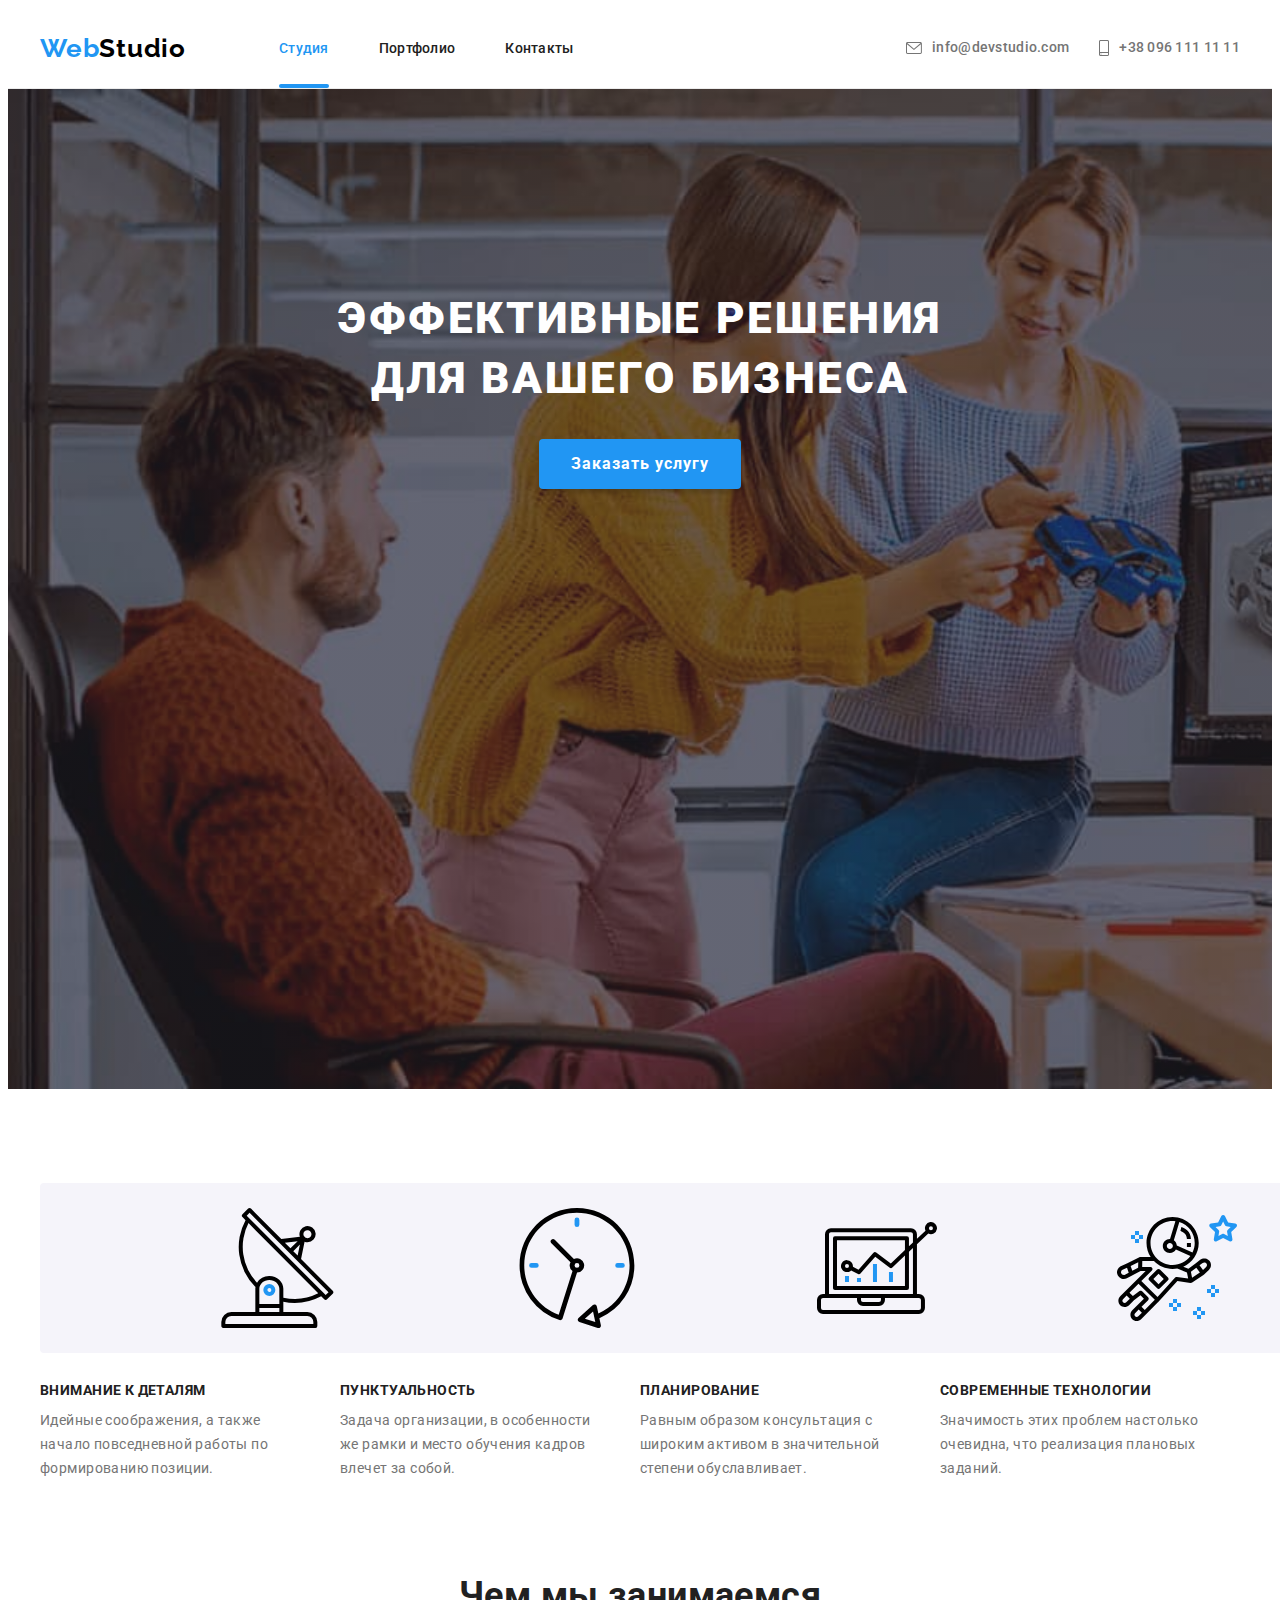
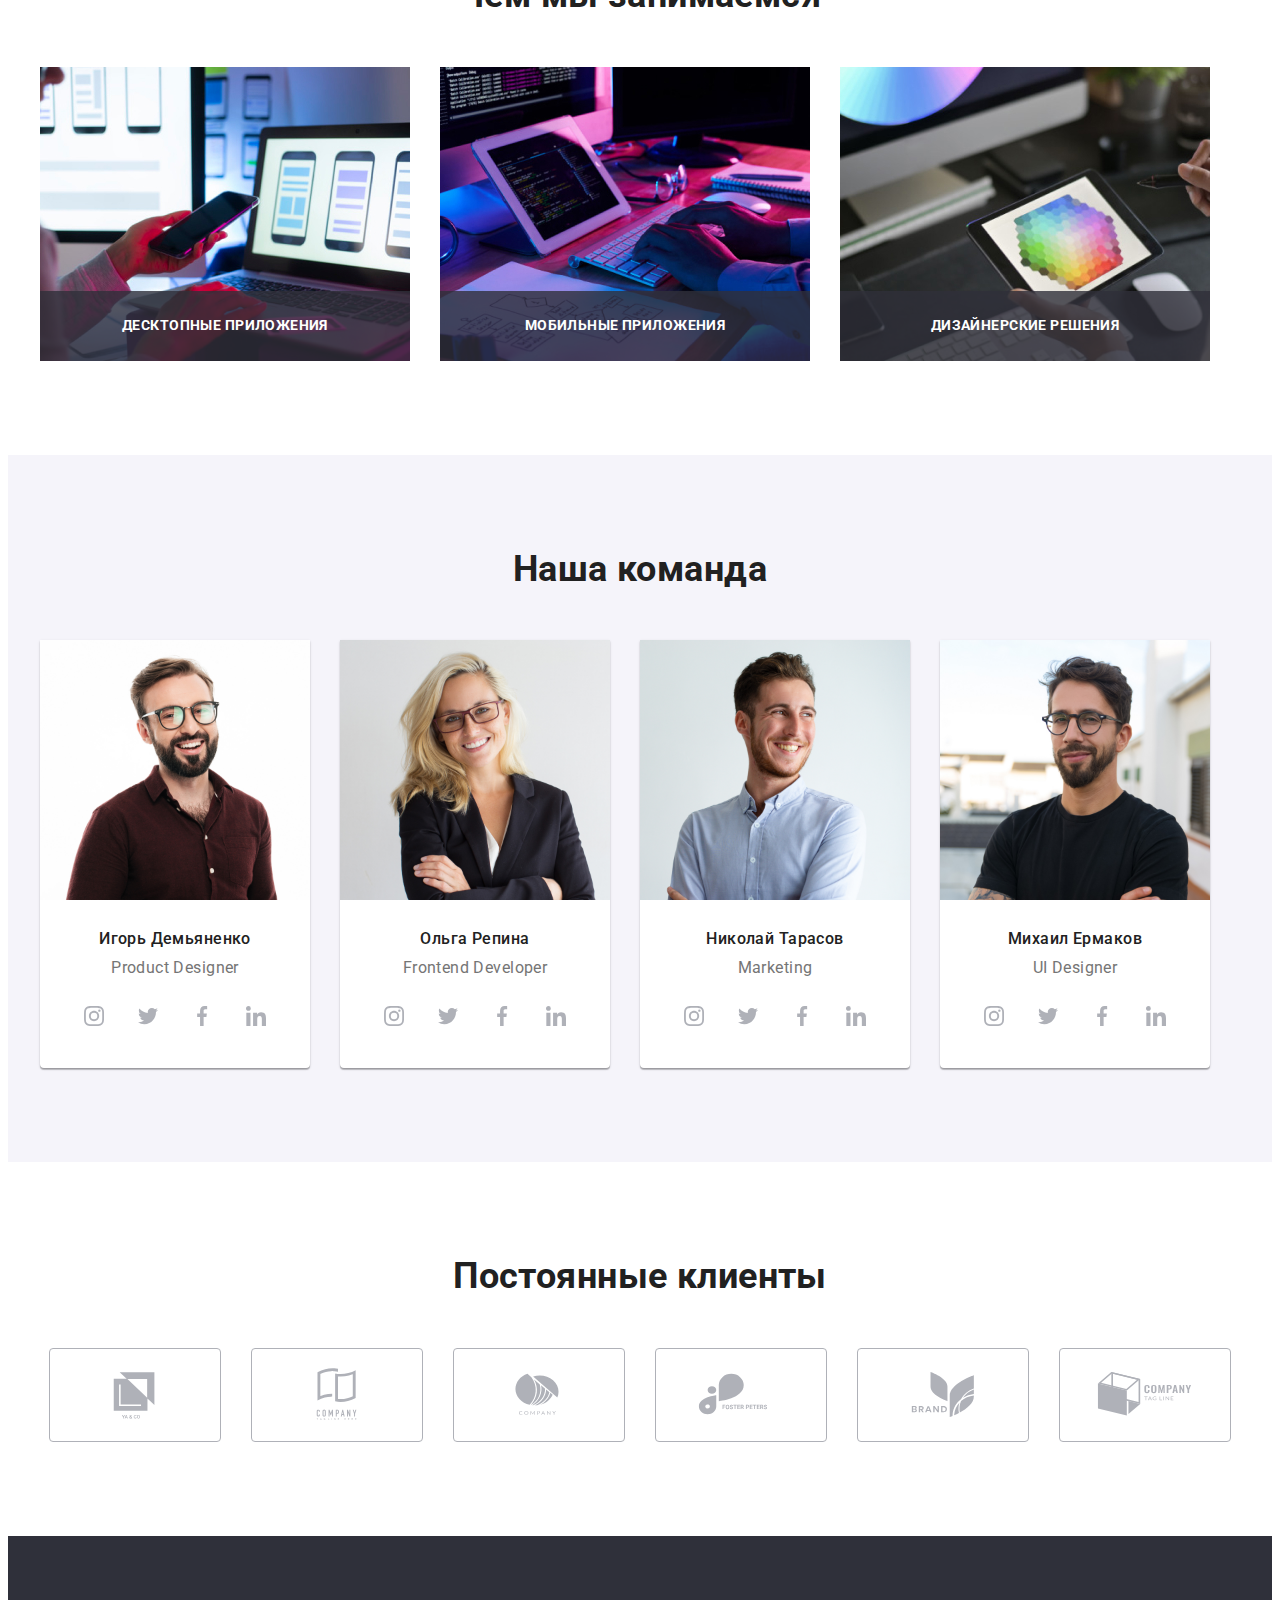
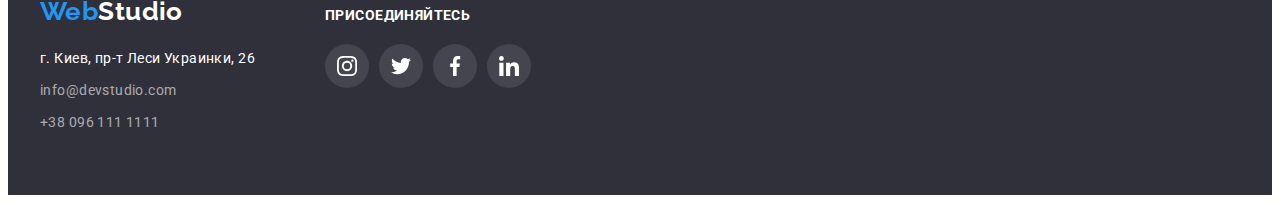
<file: index.html>
<!DOCTYPE html>
<html lang="ru">

<head>
    <meta charset="UTF-8">
    <meta http-equiv="X-UA-Compatible" content="IE=edge">
    <meta name="viewport" content="width=device-width, initial-scale=1.0">
    <title>Document</title>
    <link rel="preconnect" href="https://fonts.googleapis.com">
    <link rel="preconnect" href="https://fonts.gstatic.com" crossorigin>
    <link
        href="https://fonts.googleapis.com/css2?family=Raleway:wght@700&family=Roboto:wght@400;500;700;900&display=swap"
        rel="stylesheet">

    <link rel="stylesheet" href="https://cdnjs.cloudflare.com/ajax/libs/modern-normalize/1.1.0/modern-normalize.min.css"
        integrity="sha512-wpPYUAdjBVSE4KJnH1VR1HeZfpl1ub8YT/NKx4PuQ5NmX2tKuGu6U/JRp5y+Y8XG2tV+wKQpNHVUX03MfMFn9Q=="
        crossorigin="anonymous" referrerpolicy="no-referrer" />
    <link rel="stylesheet" href="./css/styles.css">
</head>

<body>
    <header class="header">
        <div class="conteiner">
            <nav class="header-nav">
                <a class="header-logo link" href="./index.html"><span class="logo-cl">Web</span>Studio</a>
                <ul class="header-list list">
                    <li class="header-item"><a class="header-link link accent" href="./index.html">Студия</a></li>
                    <li class="header-item"><a class="header-link link" href="./portfolio.html">Портфолио</a></li>
                    <li class="header-item"><a class="header-link link" href="#">Контакты</a></li>
                </ul>


                <ul class="header-list-contact list">
                    <li class="header-item-contact"><a class="header-link-contact link"
                            href="mailto:info@devstudio.com">
                            <svg class="header-icons" width="16" height="12">
                                <use href="./images/icons/sprite.svg#icon-mail"></use>
                            </svg>info@devstudio.com</a></li>
                    <li class="header-item-contact"><a class="header-link-contact link" href="tel:+380961111111">
                            <svg class="header-icons" width="10" height="16">
                                <use href="./images/icons/sprite.svg#icon-smartphone"></use>
                            </svg>+38 096 111 11 11</a>
                    </li>
                </ul>
            </nav>
        </div>
    </header>
    <main>
        <!--герой-->
        <section class="hero">
            <div class="conteiner">
                <h1 class="hero-title">Эффективные решения для вашего бизнеса</h1>
                <button class="hero-bt" type="button" data-modal-open>Заказать услугу</button>
                <div class="backdrop is-hidden" data-modal>
                    <div class="modal-wrapper">
                        <button class="modal-btn" type="button" data-modal-close>
                            <svg class="modal-icon" width="18" height="18">
                                <use href="./images/icons/sprite.svg#icon-close-black-18"></use>
                            </svg>
                        </button>
                        <form class="modal-form"></form>
                    </div>
                </div>
            </div>
        </section>

        <!--особенности-->
        <section class="peculiarities section">
            <div class="conteiner">
                <h2 class="visually-hidden">привелегии</h2>
                <ul class="peculiarities-list list">
                    <li class="peculiarities-item">
                        <svg class="peculiarities-icons" width="65" height="70">
                            <use href="./images/icons/sprite.svg#icon-antena"></use>
                        </svg>
                        <h3 class="peculiarities-name">Внимание к деталям</h3>
                        <p class=peculiarities-text>Идейные соображения, а также начало повседневной работы по
                            формированию
                            позиции.</p>
                    </li>

                    <li class="peculiarities-item">
                        <svg class="peculiarities-icons" width="65" height="70">
                            <use href="./images/icons/sprite.svg#icon-clock"></use>
                        </svg>
                        <h3 class="peculiarities-name">Пунктуальность</h3>
                        <p class=peculiarities-text>Задача организации, в особенности же рамки и место обучения кадров
                            влечет за собой.</p>
                    </li>

                    <li class="peculiarities-item">
                        <svg class="peculiarities-icons" width="65" height="70">
                            <use href="./images/icons/sprite.svg#icon-diagram"></use>
                        </svg>
                        <h3 class="peculiarities-name">Планирование</h3>
                        <p class=peculiarities-text>Равным образом консультация с широким активом в значительной степени
                            обуславливает.</p>
                    </li>

                    <li class="peculiarities-item">
                        <svg class="peculiarities-icons" width="65" height="70">
                            <use href="./images/icons/sprite.svg#icon-astronaut"></use>
                        </svg>
                        <h3 class="peculiarities-name">Современные технологии</h3>
                        <p class=peculiarities-text>Значимость этих проблем настолько очевидна, что реализация плановых
                            заданий.</p>
                    </li>
                </ul>
            </div>
        </section>
        <!--публикация работ-->
        <section class="work section">
            <div class="conteiner">
                <h2 class="work-title">Чем мы занимаемся</h2>
                <ul class="work-list list">
                    <li class="work-images">
                        <img src="./images/work/work-2.jpg" alt="диагностика" width="370" height="294">
                        <p class="work-text">Десктопные приложения</p>
                    </li>
                    <li class="work-images">
                        <img src="./images/work/work-1.jpg" alt="разработка" width="370" height="294">
                        <p class="work-text">Мобильные приложения</p>
                    </li>
                    <li class="work-images">
                        <img src="./images/work/work-3.jpg" alt="проект" width="370" height="294">
                        <p class="work-text">Дизайнерские решения</p>
                    </li>
                </ul>
            </div>
        </section>
        <!--команда-->
        <section class="team section">
            <div class="conteiner">
                <h2 class="team-title">Наша команда</h2>
                <ul class="team-list list">
                    <li class="team-item">
                        <img class="team-images" src="./images/team/team.jpg" alt="Игорь Демьяненко" width="270"
                            height="260">
                        <div class="team-box">
                            <h3 class="team-name">Игорь Демьяненко</h3>
                            <p lang="en" class="team-text">Product Designer</p>
                            <ul class="social-list list">
                                <li class="social-item"><a class="team-social-link link" href="#"
                                        aria-label="instagram">
                                        <svg class="social-icons" width="20px" height="20px">
                                            <use href="./images/icons/sprite.svg#icon-instagram"></use>
                                        </svg>
                                    </a>
                                </li>
                                <li class="social-item"><a class="team-social-link link" href="#" aria-label="twitter">
                                        <svg class="social-icons" width="20px" height="20px">
                                            <use href="./images/icons/sprite.svg#icon-twitter"></use>
                                        </svg>
                                    </a>
                                </li>
                                <li class="social-item"><a class="team-social-link link" href="#" aria-label="facebook">
                                        <svg class="social-icons" width="20px" height="20px">
                                            <use href="./images/icons/sprite.svg#icon-facebook"></use>
                                        </svg>
                                    </a>
                                </li>
                                <li class="social-item-icons"><a class="team-social-link link" href="#"
                                        aria-label="linkedin">
                                        <svg class="social-icons" width="20px" height="20px">
                                            <use href="./images/icons/sprite.svg#icon-linkedin"></use>
                                        </svg>
                                    </a>
                                </li>
                            </ul>
                        </div>
                    </li>
                    <li class="team-item"><img class="team-images" src="./images/team/team2.jpg" alt="Ольга Репина"
                            width="270" height="260">
                        <div class="team-box">
                            <h3 class="team-name">Ольга Репина</h3>
                            <p lang="en" class="team-text">Frontend Developer</p>
                            <ul class="social-list list">
                                <li class="social-item"><a class="team-social-link link" href="#"
                                        aria-label="instagram">
                                        <svg class="social-icons" width="20px" height="20px">
                                            <use href="./images/icons/sprite.svg#icon-instagram"></use>
                                        </svg>
                                    </a>
                                </li>
                                <li class="social-item"><a class="team-social-link link" href="#" aria-label="twitter">
                                        <svg class="social-icons" width="20px" height="20px">
                                            <use href="./images/icons/sprite.svg#icon-twitter"></use>
                                        </svg>
                                    </a>
                                </li>
                                <li class="social-item"><a class="team-social-link link" href="#" aria-label="facebook">
                                        <svg class="social-icons" width="20px" height="20px">
                                            <use href="./images/icons/sprite.svg#icon-facebook"></use>
                                        </svg>
                                    </a>
                                </li>
                                <li class="social-item-icons"><a class="team-social-link link" href="#"
                                        aria-label="linkedin">
                                        <svg class="social-icons" width="20px" height="20px">
                                            <use href="./images/icons/sprite.svg#icon-linkedin"></use>
                                        </svg>
                                    </a>
                                </li>
                            </ul>
                        </div>
                    </li>
                    <li class="team-item"><img class="team-images" src="./images/team/team3.jpg" alt="Николай Тарасов"
                            width="270" height="260">
                        <div class="team-box">
                            <h3 class="team-name">Николай Тарасов</h3>
                            <p lang="en" class="team-text">Marketing</p>
                            <ul class="social-list list">
                                <li class="social-item"><a class="team-social-link link" href="#"
                                        aria-label="instagram">
                                        <svg class="social-icons" width="20px" height="20px">
                                            <use href="./images/icons/sprite.svg#icon-instagram"></use>
                                        </svg>
                                    </a>
                                </li>
                                <li class="social-item"><a class="team-social-link link" href="#" aria-label="twitter">
                                        <svg class="social-icons" width="20px" height="20px">
                                            <use href="./images/icons/sprite.svg#icon-twitter"></use>
                                        </svg>
                                    </a>
                                </li>
                                <li class="social-item"><a class="team-social-link link" href="#" aria-label="facebook">
                                        <svg class="social-icons" width="20px" height="20px">
                                            <use href="./images/icons/sprite.svg#icon-facebook"></use>
                                        </svg>
                                    </a>
                                </li>
                                <li class="social-item-icons"><a class="team-social-link link" href="#"
                                        aria-label="linkedin">
                                        <svg class="social-icons" width="20px" height="20px">
                                            <use href="./images/icons/sprite.svg#icon-linkedin"></use>
                                        </svg>
                                    </a>
                                </li>
                            </ul>
                        </div>
                    </li>
                    <li class="team-item"><img class="team-images" src="./images/team/team4.jpg" alt="Михаил Ермаков"
                            width="270" height="260">
                        <div class="team-box">
                            <h3 class="team-name">Михаил Ермаков</h3>
                            <p lang="en" class="team-text">UI Designer</p>
                            <ul class="social-list list">
                                <li class="social-item"><a class="team-social-link link" href="#"
                                        aria-label="instagram">
                                        <svg class="social-icons" width="20px" height="20px">
                                            <use href="./images/icons/sprite.svg#icon-instagram"></use>
                                        </svg>
                                    </a>
                                </li>
                                <li class="social-item"><a class="team-social-link link" href="#" aria-label="twitter">
                                        <svg class="social-icons" width="20px" height="20px">
                                            <use href="./images/icons/sprite.svg#icon-twitter"></use>
                                        </svg>
                                    </a>
                                </li>
                                <li class="social-item"><a class="team-social-link link" href="#" aria-label="facebook">
                                        <svg class="social-icons" width="20px" height="20px">
                                            <use href="./images/icons/sprite.svg#icon-facebook"></use>
                                        </svg>
                                    </a>
                                </li>
                                <li class="social-item-icons"><a class="team-social-link link" href="#"
                                        aria-label="linkedin">
                                        <svg class="social-icons" width="20px" height="20px">
                                            <use href="./images/icons/sprite.svg#icon-linkedin"></use>
                                        </svg>
                                    </a>
                                </li>
                            </ul>
                        </div>
                    </li>
                </ul>
            </div>
        </section>
        <!-- Постоянные клиенты -->
        <section class="clients section">
            <div class="conteiner">
                <h2 class="client-title">Постоянные клиенты</h2>
                <ul class="client-list list">
                    <li class="client-item"><a class="clients-link link" href=""><svg class="client-icons" width="106"
                                height="60">
                                <use href="./images/icons/sprite.svg#icon-Logo6"></use>
                            </svg></a></li>
                    <li class="client-item"><a class="clients-link link" href=""><svg class="client-icons" width="106"
                                height="60">
                                <use href="./images/icons/sprite.svg#icon-Logo5"></use>
                            </svg></a></li>
                    <li class="client-item"><a class="clients-link link" href=""><svg class="client-icons" width="106"
                                height="60">
                                <use href="./images/icons/sprite.svg#icon-Logo4"></use>
                            </svg></a></li>
                    <li class="client-item"><a class="clients-link link" href=""><svg class="client-icons" width="106"
                                height="60">
                                <use href="./images/icons/sprite.svg#icon-Logo3"></use>
                            </svg></a></li>
                    <li class="client-item"><a class="clients-link link" href=""><svg class="client-icons" width="106"
                                height="60">
                                <use href="./images/icons/sprite.svg#icon-Logo2"></use>
                            </svg></a></li>
                    <li class="client-item"><a class="clients-link link" href=""><svg class="client-icons" width="106"
                                height="60">
                                <use href="./images/icons/sprite.svg#icon-Logo"></use>
                            </svg></a></li>
                </ul>
            </div>
        </section>
    </main>

    <footer class="footer">
        <div class="footer-box conteiner">
            <div class="footer-box-adress">
                <a class="footer-logo link" href="./index.html"><span class="logo-cl">Web</span>Studio</a>
                <address class="footer-address">
                    <ul class="footer-list list">
                        <li class="footer-item">
                            <a class="footer-link link" href="https://bit.ly/3pXMvUd" target="_blank"
                                rel="noopener noreferrer">г. Киев, пр-т Леси Украинки, 26</a>
                        </li>
                        <li class="footer-item">
                            <a class="footer-link-contact link" href="mailto:info@devstudio.com">info@devstudio.com</a>
                        </li>
                        <li class="footer-item">
                            <a class="footer-link-contact link" href="tel:+380961111111">+38 096 111
                                1111</a>
                        </li>
                    </ul>
                </address>
            </div>
            <div class="footer-box-social">
                <p class="footer-text">присоединяйтесь</p>
                <ul class="footer-social-list list">
                    <li class="footer-item-social"><a class="footer-social-link link" href="#" aria-label="twitter">
                            <svg class="footer-social-icons" width="20px" height="20px">
                                <use href="./images/icons/sprite.svg#icon-instagram"></use>
                            </svg>
                        </a></li>
                    <li class="footer-item-social"><a class="footer-social-link link" href="#" aria-label="twitter">
                            <svg class="footer-social-icons" width="20px" height="20px">
                                <use href="./images/icons/sprite.svg#icon-twitter"></use>
                            </svg>
                        </a></li>
                    <li class="footer-item-social"><a class="footer-social-link link" href="#" aria-label="twitter">
                            <svg class="footer-social-icons" width="20px" height="20px">
                                <use href="./images/icons/sprite.svg#icon-facebook"></use>
                            </svg>
                        </a></li>
                    <li class="footer-item-social"><a class="footer-social-link link" href="#" aria-label="twitter">
                            <svg class="footer-social-icons" width="20px" height="20px">
                                <use href="./images/icons/sprite.svg#icon-linkedin"></use>
                            </svg>
                        </a></li>
                </ul>
            </div>
        </div>
    </footer>
    <script src="./js/modal.js"></script>
</body>

</html>
</file>
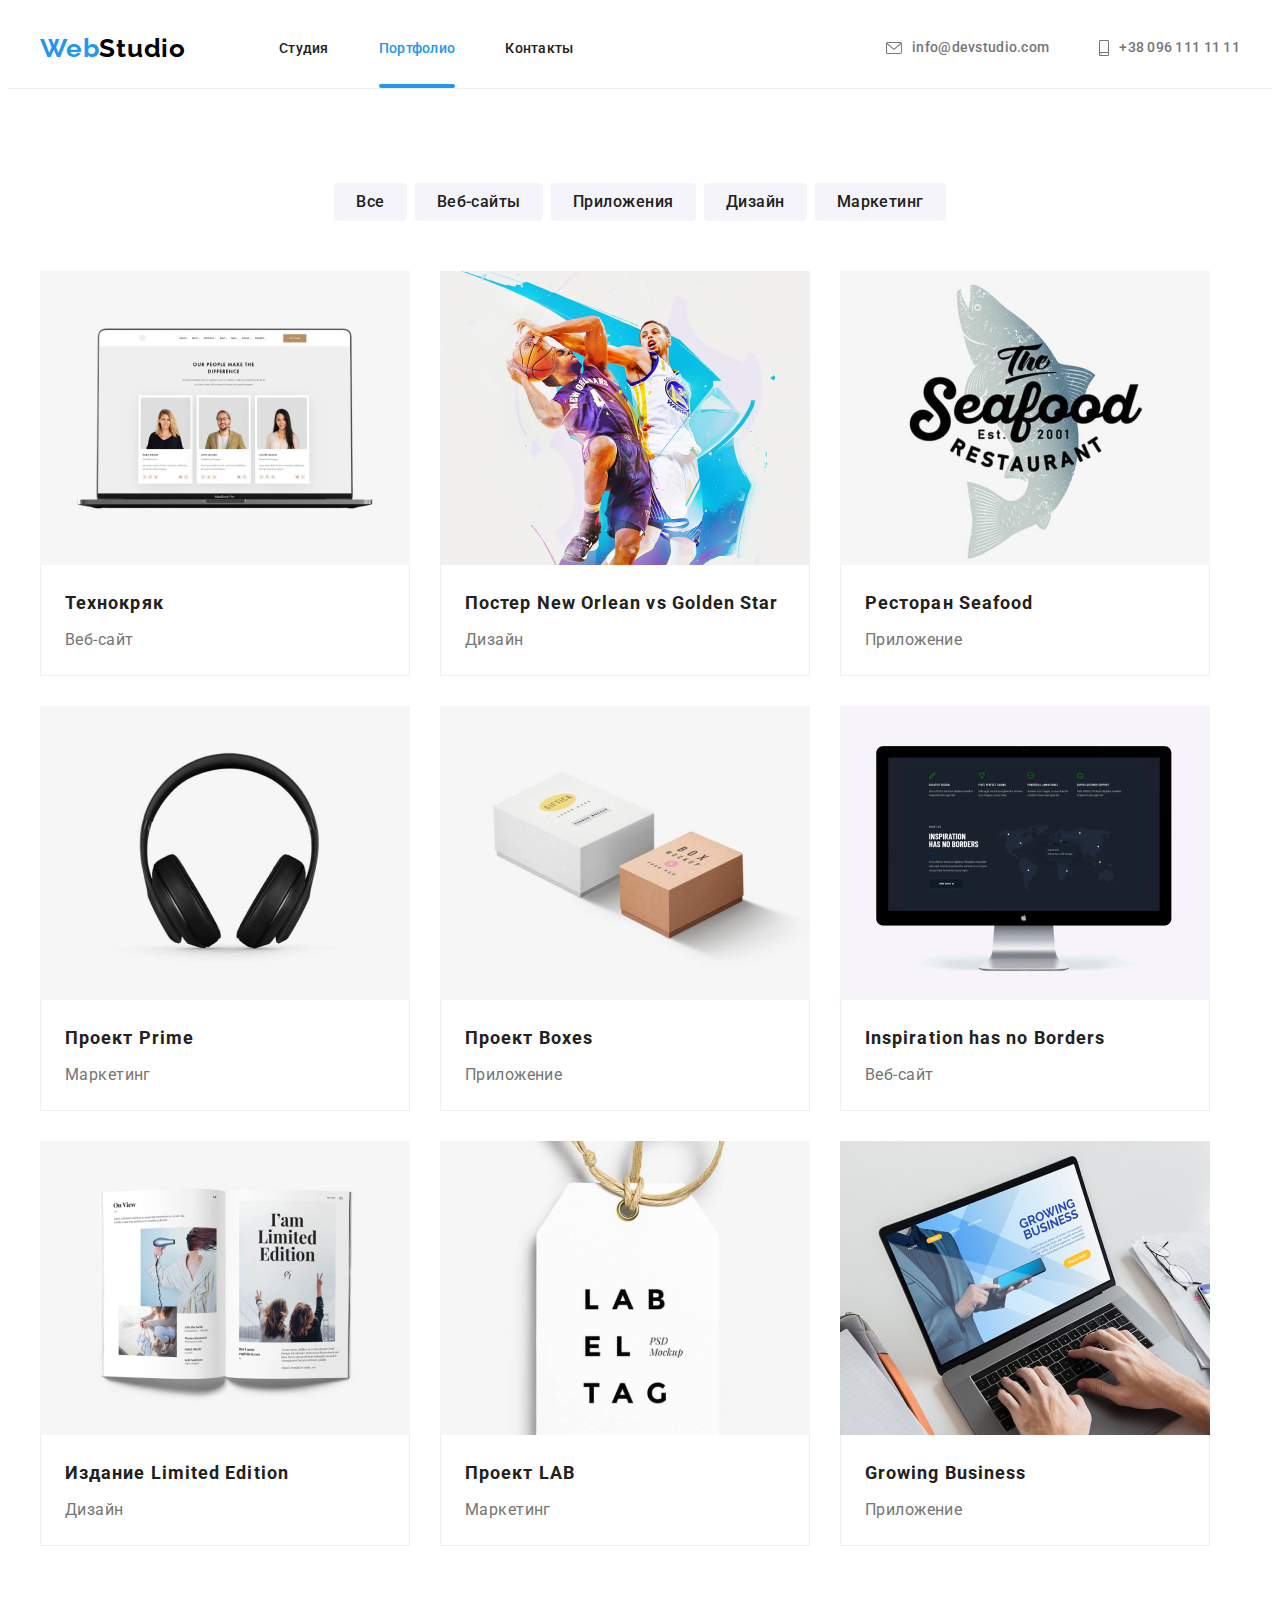
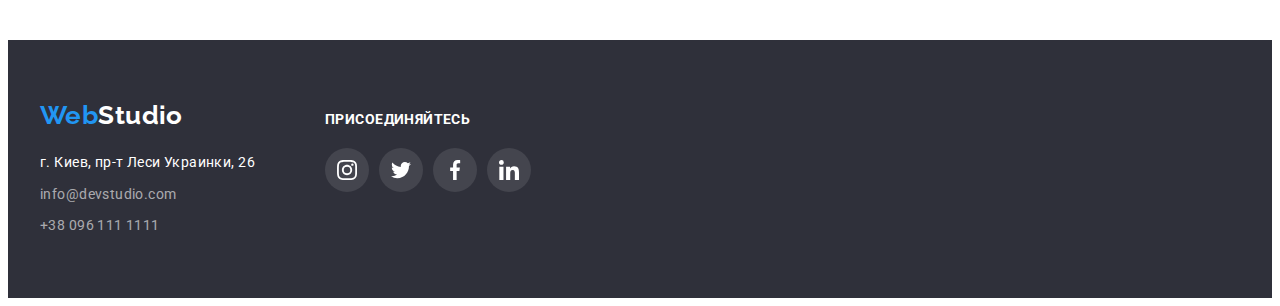
<file: portfolio.html>
<!DOCTYPE html>
<html lang="ru">

<head>
    <meta charset="UTF-8">
    <meta http-equiv="X-UA-Compatible" content="IE=edge">
    <meta name="viewport" content="width=device-width, initial-scale=1.0">
    <title>Document</title>
    <link rel="preconnect" href="https://fonts.googleapis.com">
    <link rel="preconnect" href="https://fonts.gstatic.com" crossorigin>
    <link
        href="https://fonts.googleapis.com/css2?family=Raleway:wght@700&family=Roboto:wght@400;500;700;900&display=swap"
        rel="stylesheet">
    <link rel="stylesheet" href="https://cdnjs.cloudflare.com/ajax/libs/modern-normalize/1.1.0/modern-normalize.min.css"
        integrity="sha512-wpPYUAdjBVSE4KJnH1VR1HeZfpl1ub8YT/NKx4PuQ5NmX2tKuGu6U/JRp5y+Y8XG2tV+wKQpNHVUX03MfMFn9Q=="
        crossorigin="anonymous" referrerpolicy="no-referrer" />
    <link rel="stylesheet" href="./css/styles.css">
</head>

<body>
    <header class="header">
        <div class="conteiner">
            <nav class="header-nav">
                <a class="header-logo link" href="./index.html"><span class="logo-cl">Web</span>Studio</a>
                <ul class="header-list list">
                    <li class="header-item"><a class="header-link link" href="./index.html">Студия</a></li>
                    <li class="header-item"><a class="header-link link accent" href="./portfolio.html">Портфолио</a>
                    </li>
                    <li class="header-item"><a class="header-link link" href="#address">Контакты</a></li>
                </ul>


                <ul class="header-list-contact list">
                    <li class="header-item"><a class="header-link-contact link" href="mailto:info@devstudio.com">
                            <svg class="header-icons" width="16" height="12">
                                <use href="./images/icons/sprite.svg#icon-mail"></use>
                            </svg>info@devstudio.com</a></li>
                    <li class="header-item"><a class="header-link-contact link" href="tel:+380961111111">
                            <svg class="header-icons" width="10" height="16">
                                <use href="./images/icons/sprite.svg#icon-smartphone"></use>
                            </svg>+38 096 111 11 11</a>
                    </li>
                </ul>
            </nav>
        </div>
    </header>
    <main>
        <!--услуги-->
        <section class="potrtfolio section">
            <div class="conteiner">
                <h1 class="visually-hidden">спиcок услуг</h1>
                <ul class="servise-list list">
                    <li class="servise-item"><button class="servise-bt" type="button">Все</button></li>
                    <li class="servise-item"><button class="servise-bt" type="button">Веб-сайты</button></li>
                    <li class="servise-item"><button class="servise-bt" type="button">Приложения</button></li>
                    <li class="servise-item"><button class="servise-bt" type="button">Дизайн</button></li>
                    <li class="servise-item"><button class="servise-bt" type="button">Маркетинг</button></li>
                </ul>
                <!--проекты-->
                <ul class="projects-list list">
                    <li class="projects-item">
                        <a class="projects-link link" href="#">
                            <div class="overley">
                                <img class="projects-images" src="./images/project/project1.jpg" alt="Технокряк"
                                    width="370" height="294">
                                <div class="projects-overley">
                                    <p class="overley-text">Ресурс предлагает комплексные предложения с разным уровнем
                                        функционала и сервисов. Все
                                        это позволит посетителю получить
                                        исчерпывающие сведения о компании или частном лице.
                                    </p>
                                </div>
                            </div>
                            <div class="project-box">
                                <h2 class="projects-title">Технокряк</h2>
                                <p class="projects-text">Веб-сайт</p>
                            </div>
                        </a>

                    </li>
                    <li class="projects-item">
                        <a class="projects-link link" href="#">
                            <div class="overley">
                                <img src="./images/project/project2.jpg" alt="Постер New Orlean vs Golden Star"
                                    width="370" height="294">
                                <div class="projects-overley">
                                    <p class="overley-text">Ресурс предлагает комплексные предложения с разным
                                        уровнем
                                        функционала и сервисов. Все
                                        это позволит посетителю получить
                                        исчерпывающие сведения о компании или частном лице.</p>
                                </div>
                            </div>
                            <div class="project-box">
                                <h2 class="projects-title">Постер New Orlean vs Golden Star</h2>
                                <p class="projects-text">Дизайн</p>
                            </div>
                        </a>

                    </li>
                    <li class="projects-item">
                        <a class="projects-link link" href="#">
                            <div class="overley">
                                <img src="./images/project/project3.jpg" alt="Ресторан Seafood" width="370"
                                    height="294">
                                <div class="projects-overley">
                                    <p class="overley-text">Ресурс предлагает комплексные предложения с разным
                                        уровнем
                                        функционала и сервисов. Все
                                        это позволит посетителю получить
                                        исчерпывающие сведения о компании или частном лице.
                                    </p>
                                </div>
                            </div>
                            <div class="project-box">
                                <h2 class="projects-title">Ресторан Seafood</h2>
                                <p class="projects-text">Приложение</p>
                            </div>
                        </a>
                    </li>
                    <li class="projects-item">

                        <a class="projects-link link" href="#">
                            <div class="overley">
                                <img src="./images/project/project4.jpg" alt="Проект Prime" width="370" height="294">
                                <div class="projects-overley">
                                    <p class="overley-text">Ресурс предлагает комплексные предложения с разным
                                        уровнем
                                        функционала и сервисов. Все
                                        это позволит посетителю получить
                                        исчерпывающие сведения о компании или частном лице.
                                    </p>
                                </div>
                            </div>
                            <div class="project-box">
                                <h2 class="projects-title" lang="en">Проект Prime</h2>
                                <p class="projects-text">Маркетинг</p>
                            </div>
                        </a>
                    </li>
                    <li class="projects-item">

                        <a class="projects-link link" href="#">
                            <div class="overley">
                                <img src="./images/project/project5.jpg" alt="Проект Boxes" width="370" height="294">
                                <div class="projects-overley">
                                    <p class="overley-text">Ресурс предлагает комплексные предложения с разным
                                        уровнем
                                        функционала и сервисов. Все
                                        это позволит посетителю получить
                                        исчерпывающие сведения о компании или частном лице.</p>
                                </div>
                            </div>
                            <div class="project-box">
                                <h2 class="projects-title">Проект Boxes</h2>
                                <p class="projects-text">Приложение</p>
                            </div>
                        </a>
                    </li>
                    <li class="projects-item">

                        <a class="projects-link link" href="#">
                            <div class="overley">
                                <img src="./images/project/project6.jpg" alt="Inspiration has no Borders" width="370"
                                    height="294">
                                <div class="projects-overley">
                                    <p class="overley-text">Ресурс предлагает комплексные предложения с разным
                                        уровнем
                                        функционала и сервисов. Все
                                        это позволит посетителю получить
                                        исчерпывающие сведения о компании или частном лице.</p>
                                </div>
                            </div>
                            <div class="project-box">
                                <h2 class="projects-title" lang="en">Inspiration has no Borders</h2>
                                <p class="projects-text">Веб-сайт</p>
                            </div>
                        </a>
                    </li>
                    <li class="projects-item">

                        <a class="projects-link link" href="#">
                            <div class="overley">
                                <img src="./images/project/project7.jpg" alt="Издание Limited Edition" width="370"
                                    height="294">
                                <div class="projects-overley">
                                    <p class="overley-text">Ресурс предлагает комплексные предложения с разным
                                        уровнем
                                        функционала и сервисов. Все
                                        это позволит посетителю получить
                                        исчерпывающие сведения о компании или частном лице.</p>
                                </div>
                            </div>
                            <div class="project-box">
                                <h2 class="projects-title">Издание Limited Edition</h2>
                                <p class="projects-text">Дизайн</p>
                            </div>
                        </a>
                    </li>
                    <li class="projects-item">
                        <a class="projects-link link" href="#">
                            <div class="overley">
                                <img src="./images/project/project8.jpg" alt="Проект LAB" width="370" height="294">
                                <div class="projects-overley">
                                    <p class="overley-text">Ресурс предлагает комплексные предложения с разным
                                        уровнем
                                        функционала и сервисов. Все
                                        это позволит посетителю получить
                                        исчерпывающие сведения о компании или частном лице.</p>
                                </div>
                            </div>
                            <div class="project-box">
                                <h2 class="projects-title">Проект LAB</h2>
                                <p class="projects-text">Маркетинг</p>
                            </div>
                        </a>
                    </li>
                    <li class="projects-item">
                        <a class="projects-link link" href="">
                            <div class="overley">
                                <img src="./images/project/project9.jpg" alt="Growing Business" width="370"
                                    height="294">
                                <div class="projects-overley">
                                    <p class="overley-text">Ресурс предлагает комплексные предложения с разным
                                        уровнем
                                        функционала и сервисов. Все
                                        это позволит посетителю получить
                                        исчерпывающие сведения о компании или частном лице.</p>
                                </div>
                            </div>
                            <div class="project-box">
                                <h2 class="projects-title" lang="en">Growing Business</h2>
                                <p class="projects-text">Приложение</p>
                            </div>
                        </a>
                    </li>
                </ul>
            </div>
        </section>
    </main>
    <footer class="footer">
        <div class="footer-box conteiner">
            <div class="footer-box-adress">
                <a class="footer-logo link" href="./index.html"><span class="logo-cl">Web</span>Studio</a>
                <address class="footer-address">
                    <ul class="footer-list list">
                        <li class="footer-item">
                            <a class="footer-link link" href="https://bit.ly/3pXMvUd" target="_blank"
                                rel="noopener noreferrer">г. Киев, пр-т Леси Украинки, 26</a>

                        </li>
                        <li class="footer-item"><a class="footer-link-contact link"
                                href="mailto:info@devstudio.com">info@devstudio.com</a>
                        </li>
                        <li class="footer-item">
                            <a class="footer-link-contact link" href="tel:+380961111111">+38 096 111
                                1111</a>
                        </li>
                    </ul>
                </address>
            </div>
            <div class="footer-box-social">
                <p class="footer-text">присоединяйтесь</p>
                <ul class="footer-social-list list">
                    <li class="footer-item-social"><a class="footer-social-link link" href="#" aria-label="twitter">
                            <svg class="footer-social-icons" width="20px" height="20px">
                                <use href="./images/icons/sprite.svg#icon-instagram"></use>
                            </svg>
                        </a></li>
                    <li class="footer-item-social"><a class="footer-social-link link" href="#" aria-label="twitter">
                            <svg class="footer-social-icons" width="20px" height="20px">
                                <use href="./images/icons/sprite.svg#icon-twitter"></use>
                            </svg>
                        </a></li>
                    <li class="footer-item-social"><a class="footer-social-link link" href="#" aria-label="twitter">
                            <svg class="footer-social-icons" width="20px" height="20px">
                                <use href="./images/icons/sprite.svg#icon-facebook"></use>
                            </svg>
                        </a></li>
                    <li class="footer-item-social"><a class="footer-social-link link" href="#" aria-label="twitter">
                            <svg class="footer-social-icons" width="20px" height="20px">
                                <use href="./images/icons/sprite.svg#icon-linkedin"></use>
                            </svg>
                        </a></li>
                </ul>
            </div>
        </div>
    </footer>
</body>

</html>
</file>
<file: css/styles.css>
:root {
    --font-roboto: 'Roboto', sans-serif;
    --text-black-cl: #212121;
    --text-white-cl: #FFFFFF;
    --bt-nav-cl: #2196F3;
    --paragraf-color: #757575;
    --background-cl-body: #FFFFFF;
    --logo-cl: #2196F3;
    --logo-secondary-cl: #000000;
    --hero-background-cl: #2F303A;
    --bt-cl: #2196F3;
    --bt-cl-secondary: #188CE8;
    --team-background-cl: #F5F4FA;
    --footer-link-cl: rgba(255, 255, 255, 0.6);
    --border-line: #EEEEEE;
    --header-line: #ECECEC;
    --social-cl: #AFB1B8;

}

body {
    font-family: 'Roboto', sans-serif;
    color: var(--text-black-cl);
    background-color: var(--background-cl-body);
    font-size: 14px;
    letter-spacing: 0.03em;
}

.list {
    list-style: none;
    padding: 0px;
    margin: 0px;
}

.link {
    text-decoration: none;
}

.visually-hidden {
    position: absolute;
    width: 1px;
    height: 1px;
    margin: -1px;
    border: 0;
    padding: 0;

    white-space: nowrap;
    clip-path: inset(100%);
    clip: rect(0 0 0 0);
    overflow: hidden;
}

address {
    font-style: normal;
}

.conteiner {
    width: 1200px;
    margin: 0 auto;
    padding: 0 15px;
}

.section {
    padding-top: 94px;
    padding-bottom: 94px;
}

h1,
h2,
h3,
h4,
h5,
h6,
p {
    padding: 0px;
    margin: 0px;
}

img {
    display: block;
    max-width: 100%;
    height: auto;
}

/*
============================
        Header
============================
 */
.header {
    border-bottom: 1px solid var(--header-line);
}

.header-nav {
    display: flex;
    align-items: center;
}

.header-logo {
    font-family: 'Raleway';
    font-weight: 700;
    font-size: 26px;
    line-height: 1.19;
    letter-spacing: 0.03em;
    color: var(--logo-secondary-cl);

    padding-top: 24px;
    padding-bottom: 24px;
}

.logo-cl {
    color: var(--logo-cl)
}

.header-list {
    display: flex;
    margin-left: 93px;
}

.header-list-contact {
    display: flex;
    margin-left: auto;
}

.header-item {
    margin-right: 50px;
}

.header-item:last-child {
    margin-right: 0;
}

.header-item-contact {
    margin-right: 30px;
}

.header-item-contact:last-child {
    margin-right: 0;
}

.header-link:hover,
.header-link:focus {
    color: var(--bt-nav-cl);
}

.header-link {
    position: relative;
    transition: color 250ms cubic-bezier(0.4, 0, 0.2, 1);
}

.header-link,
.header-link-contact {
    font-weight: 500;
    line-height: 1.14;
    letter-spacing: 0.02em;
    color: var(--black-cl);
    padding-top: 32px;
    padding-bottom: 32px;
}

.header-link-contact {
    display: flex;
    justify-content: center;
    align-items: center;
    color: var(--paragraf-color);
    fill: currentColor;
    transition: color 250ms cubic-bezier(0.4, 0, 0.2, 1);
}

.header-link-contact:hover,
.header-link-contact:focus {
    color: var(--bt-nav-cl);
}

.header-icons {
    margin-right: 10px;
}

.header-icons:hover,
.header-icons:focus {
    color: var(--bt-nav-cl);
}

.header-link.accent::after {
    position: absolute;
    content: '';
    display: block;
    width: 100%;
    height: 4px;
    bottom: 0%;
    background-color: var(--bt-nav-cl);
    border-radius: 2px;

}


.accent {
    color: var(--bt-nav-cl);
}

/*
============================
        Герой
============================
 */
.hero {
    background-image: linear-gradient(to right, rgba(47, 48, 58, 0.4), rgba(47, 48, 58, 0.4)), url(../images/backgroundheader/img.jpg);
    background-repeat: no-repeat;
    background-color: var(--hero-background-cl);
    background-size: cover;
    max-width: 1600px;
    height: 600px;
    padding-top: 200px;
    padding-bottom: 200px;
    margin-left: auto;
    margin-right: auto;
}

.hero-title {
    font-weight: 900;
    font-size: 44px;
    line-height: 1.36;
    text-align: center;
    letter-spacing: 0.06em;
    text-transform: uppercase;
    color: var(--text-white-cl);

    width: 696px;
    margin-bottom: 30px;
    margin-left: auto;
    margin-right: auto;
}

.hero-bt {
    background-color: var(--bt-cl);
    cursor: pointer;
    font-family: inherit;
    font-weight: 700;
    font-size: 16px;
    line-height: 1.87;
    display: flex;
    align-items: center;
    text-align: center;
    letter-spacing: 0.06em;
    box-shadow: 0px 4px 4px rgba(0, 0, 0, 0.15);
    border-radius: 4px;
    color: var(--text-white-cl);

    border: none;
    padding-left: 32px;
    padding-top: 10px;
    padding-bottom: 10px;
    padding-right: 32px;
    margin-left: auto;
    margin-right: auto;
    transition: background-color 250ms cubic-bezier(0.4, 0, 0.2, 1);
}

.hero-bt:hover,
.hero-bt:focus {
    background: var(--bt-cl-secondary);
}

.backdrop {
    position: fixed;
    top: 0;
    left: 0;
    width: 100%;
    height: 100%;
    background-color: rgba(0, 0, 0, 0.2);
    transition: opacity 250ms, visibility 250ms;
}

.backdrop.is-hidden {
    opacity: 0;
    pointer-events: none;
    visibility: hidden;
    scale: 2;
    transition: opacity 250ms, visibility 250ms;
}

.modal-wrapper {
    position: absolute;
    top: 50%;
    left: 50%;
    transform: translate(-50%, -50%);
    width: 528px;
    height: 581px;
    background-color: var(--background-cl-body);
    box-shadow: 0px 1px 3px rgba(0, 0, 0, 0.12), 0px 1px 1px rgba(0, 0, 0, 0.14), 0px 2px 1px rgba(0, 0, 0, 0.2);
    border-radius: 4px;
}


.modal-btn {
    position: absolute;
    top: 8px;
    right: 8px;
    width: 30px;
    height: 30px;
    border-radius: 50%;

    border: 1px solid rgba(0, 0, 0, 0.1);
    background-color: var(--background-cl-body);
    padding: 0;
    display: flex;
    justify-content: center;
    align-items: center;
    cursor: pointer;
}




/*
============================
        особености
============================
 */
.peculiarities-name {
    font-size: 14px;
    font-weight: 700;
    line-height: 1.14;
    text-transform: uppercase;
    color: var(--text-black-cl);
}

.peculiarities-list {
    display: flex;
}

.peculiarities-item {
    margin-left: 30px;
    width: 270px;
}



.peculiarities-icons {
    display: flex;
    background-color: var(--team-background-cl);
    justify-content: center;
    align-content: center;
    border-radius: 4px;
    width: 100%;
    height: 120px;
    padding: 25px 102px;
    margin-bottom: 30px;
}

.peculiarities-name {
    flex-direction: row;
    margin-bottom: 10px;
}

.peculiarities-text {
    flex-direction: row;
}

.peculiarities-item:first-child {
    margin-left: 0px;
}

.peculiarities-text {
    line-height: 1.71;
    color: var(--paragraf-color);
}

/*
============================
        публикация работ
============================
 */
.work {
    padding-top: 0;
}

.work-title,
.team-title {
    font-weight: 700;
    font-size: 36px;
    line-height: 1.16;
    text-align: center;
    color: var(--text-black-cl);
}

.work-title {
    margin-bottom: 50px;
}

.work-list {
    display: flex;
}

.work-images {
    position: relative;
    margin-left: 30px;

}

.work-images:first-child {
    margin-left: 0px;
}

.work-images::before {
    position: absolute;


}



.work-text {
    position: absolute;
    font-weight: 700;
    line-height: 1.14;
    text-align: center;
    text-transform: uppercase;
    color: var(--background-cl-body);
    background-color: rgba(47, 48, 58, 0.8);
    left: 0%;
    bottom: 0%;
    height: 70px;
    width: 100%;
    display: flex;
    justify-content: center;
    align-items: center;
}

/*
============================
            Команда
 =========================== */
.team {
    background-color: var(--team-background-cl);
}

.team-title {
    margin-bottom: 50px;
}

.team-list {
    display: flex;
}

.team-item {
    background-color: var(--background-cl-body);
    box-shadow: 0px 1px 3px rgba(0, 0, 0, 0.12), 0px 1px 1px rgba(0, 0, 0, 0.14), 0px 2px 1px rgba(0, 0, 0, 0.2);
    border-radius: 0px 0px 4px 4px;
    margin-left: 30px;

}

.team-item:first-child {
    margin-left: 0px;
}

.team-box {
    padding-top: 30px;
    padding-bottom: 30px;
}

.team-name {
    font-weight: 500;
    font-size: 16px;
    line-height: 1.18;
    text-align: center;
    color: var(--text-black-cl);

    margin-bottom: 10px;
}

.team-text {
    font-size: 16px;
    line-height: 1.18;
    text-align: center;
    color: var(--paragraf-color);
    margin-bottom: 16px;
}

.social-list {
    display: flex;
    justify-content: center;
}

.social-item {
    margin-right: 10px;
}

.social-item:last-child {
    margin-right: 0;

}

.team-social-link {
    display: block;
    display: flex;
    justify-content: center;
    align-items: center;
    border-radius: 50%;
    width: 44px;
    height: 44px;
    transition: background-color 250ms cubic-bezier(0.4, 0, 0.2, 1);
}

.team-social-link:hover,
.team-social-link:focus {
    background: var(--bt-nav-cl);

}

.social-icons {
    display: flex;
    fill: var(--social-cl);
    transition: fill 250ms cubic-bezier(0.4, 0, 0.2, 1);
}

.team-social-link:hover .social-icons,
.team-social-link:focus .social-icons {
    fill: var(--background-cl-body);

}



/*
============================
            Клиенты
 ===========================
*/

.client-title {
    font-weight: 700;
    font-size: 36px;
    line-height: 1.16;
    text-align: center;
    color: var(--text-black-cl);

    margin-bottom: 50px;
}

.client-list {
    display: flex;
    justify-content: center;
}

.client-item {
    margin-right: 30px;
}

.client-item:last-child {
    margin-right: 0;
}

.clients-link {
    display: flex;
    align-items: center;
    justify-content: center;
    width: 170px;
    height: 92px;
    border: 1px solid #AFB1B8;
    border-radius: 4px;
    fill: var(--social-cl);
    transition: fill 250ms cubic-bezier(0.4, 0, 0.2, 1), border-color 250ms cubic-bezier(0.4, 0, 0.2, 1);

}

.clients-link:hover,
.clients-link:focus {
    fill: var(--bt-nav-cl);
    border-color: var(--bt-cl);

}

/*
=====================================
                footer
=====================================
*/
.footer {
    background-color: var(--hero-background-cl);
    padding-top: 60px;
    padding-bottom: 60px;
}

.footer-box {
    display: flex;
    align-items: baseline;
}



.footer-logo {
    font-family: 'Raleway';
    font-weight: 700;
    font-size: 26px;
    line-height: 1.19;
    color: var(--background-cl-body);

    display: block;
    margin-bottom: 20px;
}

.logo-cl {
    color: var(--logo-cl);
}

.footer-box-adress {
    margin-right: 70px;
}

.footer-item {
    margin-bottom: 8px;
}

.footer-item:last-child {
    margin-bottom: 0px;
}

.footer-link {
    font-style: normal;
    font-weight: 400;
    line-height: 1.71;
    color: var(--background-cl-body);
    transition: color 250ms cubic-bezier(0.4, 0, 0.2, 1);
}

.footer-link:hover,
.footer-link:focus {
    color: var(--bt-nav-cl);
}

.footer-link-contact {
    font-style: normal;
    font-weight: 400;
    line-height: 1.71;
    color: var(--footer-link-cl);
    transition: color 250ms cubic-bezier(0.4, 0, 0.2, 1);
}

.footer-link-contact:hover,
.footer-link-contact:focus {
    color: var(--bt-nav-cl);
}


/*
============================
 footer social
 ===========================
 */

.footer-text {
    font-weight: 700;
    line-height: 1.14;
    text-transform: uppercase;
    color: var(--background-cl-body);
    margin-bottom: 20px;
}

.footer-social-list {
    display: flex;
}

.footer-item-social {
    display: flex;
    margin-right: 10px;
}

.footer-item-social:last-child {
    margin-right: 0;
}

.footer-social-link {
    display: block;
    display: flex;
    justify-content: center;
    align-items: center;
    border-radius: 50%;
    background: rgba(255, 255, 255, 0.1);
    width: 44px;
    height: 44px;
    fill: var(--background-cl-body);
    transition: background-color 250ms cubic-bezier(0.4, 0, 0.2, 1);
}

.footer-social-link:hover,
.footer-social-link:focus {
    background-color: var(--bt-cl);

}

/*
============================
        Портфолио
 ===========================
 */
.servise-list {
    display: flex;
    justify-content: center;
    margin-bottom: 50px;
}

.servise-item {
    margin-left: 8px;
}

.servise-item:first-child {
    margin-left: 0px;
}

.servise-bt {
    font-family: inherit;
    font-weight: 500;
    font-size: 16px;
    line-height: 1.62;
    text-align: center;
    letter-spacing: 0.03em;
    background: var(--team-background-cl);
    color: var(--text-black-cl);
    cursor: pointer;

    padding-top: 6px;
    padding-bottom: 6px;
    padding-left: 22px;
    padding-right: 22px;
    border-radius: 4px;
    border: none;
    transition: background-color 250ms cubic-bezier(0.4, 0, 0.2, 1), color 250ms cubic-bezier(0.4, 0, 0.2, 1);

}

.servise-bt:hover,
.servise-bt:focus {
    box-shadow: 0px 3px 1px rgba(0, 0, 0, 0.1),
        0px 1px 2px rgba(0, 0, 0, 0.08),
        0px 2px 2px rgba(0, 0, 0, 0.12);
    color: var(--background-cl-body);
    background: var(--bt-cl);

}

/*
============================
        проекты
 ===========================
 */
.projects-list {
    display: flex;
    flex-wrap: wrap;
}

.projects-item {
    margin-right: 30px;
    margin-bottom: 30px;
}

.projects-link {
    display: block;
}

.overley {
    position: relative;
    overflow: hidden;
}



.projects-overley {
    position: absolute;
    bottom: 0%;
    right: 0%;

    width: 100%;
    height: 100%;
    background-color: rgba(33, 150, 243, 0.9);
    transform: translateY(100%);
    transition: 250ms ease;
}

.overley-text {
    padding: 63px 24px;
    justify-content: center;
    align-items: center;
    font-style: normal;
    font-weight: 400;
    font-size: 18px;
    line-height: 1.55;
    color: #FFFFFF;
}

.projects-link:hover .overley .projects-overley,
.projects-link:focus .overley .projects-overley {
    transform: translateY(0);
    transition: transform 250ms cubic-bezier(0.4, 0, 0.2, 1);
}

.projects-link:hover,
.projects-link:focus {
    box-shadow: 0px 1px 1px rgba(0, 0, 0, 0.12), 0px 4px 4px rgba(0, 0, 0, 0.06), 1px 4px 6px rgba(0, 0, 0, 0.16);
}

.projects-item:nth-child(3n+3) {
    margin-right: 0px;
}

.projects-item:nth-last-child(-n+3) {
    margin-bottom: 0;
}

.project-box {
    padding-top: 20px;
    padding-left: 24px;
    padding-bottom: 20px;
    padding-right: 24px;

    border: 1px solid var(--border-line);
    border-top: none;

}

.projects-title {
    font-weight: 700;
    font-size: 18px;
    line-height: 2;
    letter-spacing: 0.06em;
    color: var(--text-black-cl);
    padding-left: 0px;

    margin-bottom: 4px;
}

.projects-text {
    font-style: normal;
    font-size: 16px;
    line-height: 1.87;
    color: var(--paragraf-color);
}
</file>
